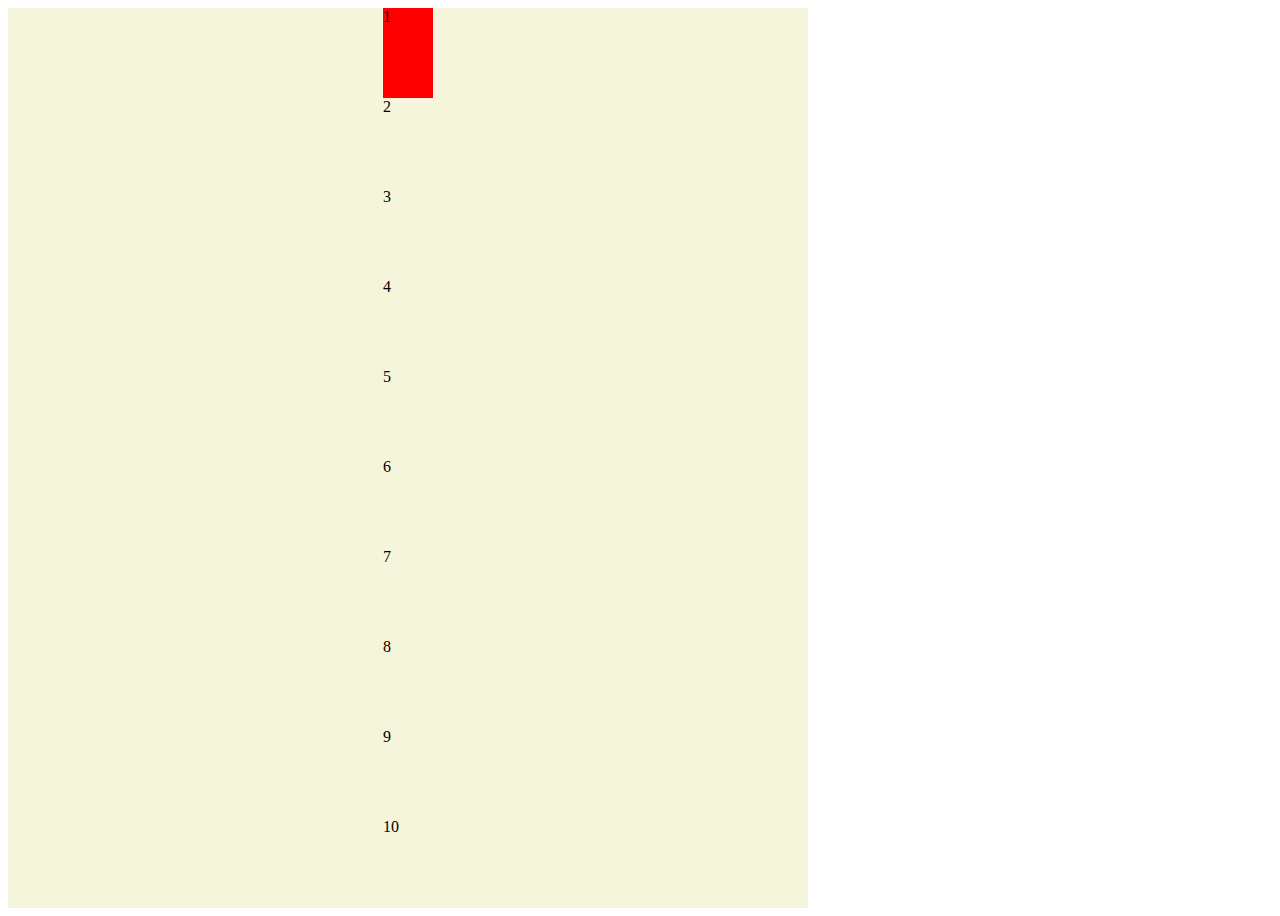
<file: flex_test.html>
<!DOCTYPE html>
<html lang="en">
<head>
    <meta charset="UTF-8">
    <meta http-equiv="X-UA-Compatible" content="IE=edge">
    <meta name="viewport" content="width=device-width, initial-scale=1.0">
    <title>Document</title>

    <link rel="stylesheet" href="style3.css"> 
</head>

<body>
    <div class="flex_container">
        <div class="flex flex1">1</div>
        <div class="flex flex2">2</div>
        <div class="flex flex3">3</div>
        <div class="flex flex4">4</div>
        <div class="flex flex5">5</div>
        <div class="flex flex6">6</div>
        <div class="flex flex7">7</div>
        <div class="flex flex8">8</div>
        <div class="flex flex9">9</div>
        <div class="flex flex10">10</div>
    </div>
</body>
</html>
</file>
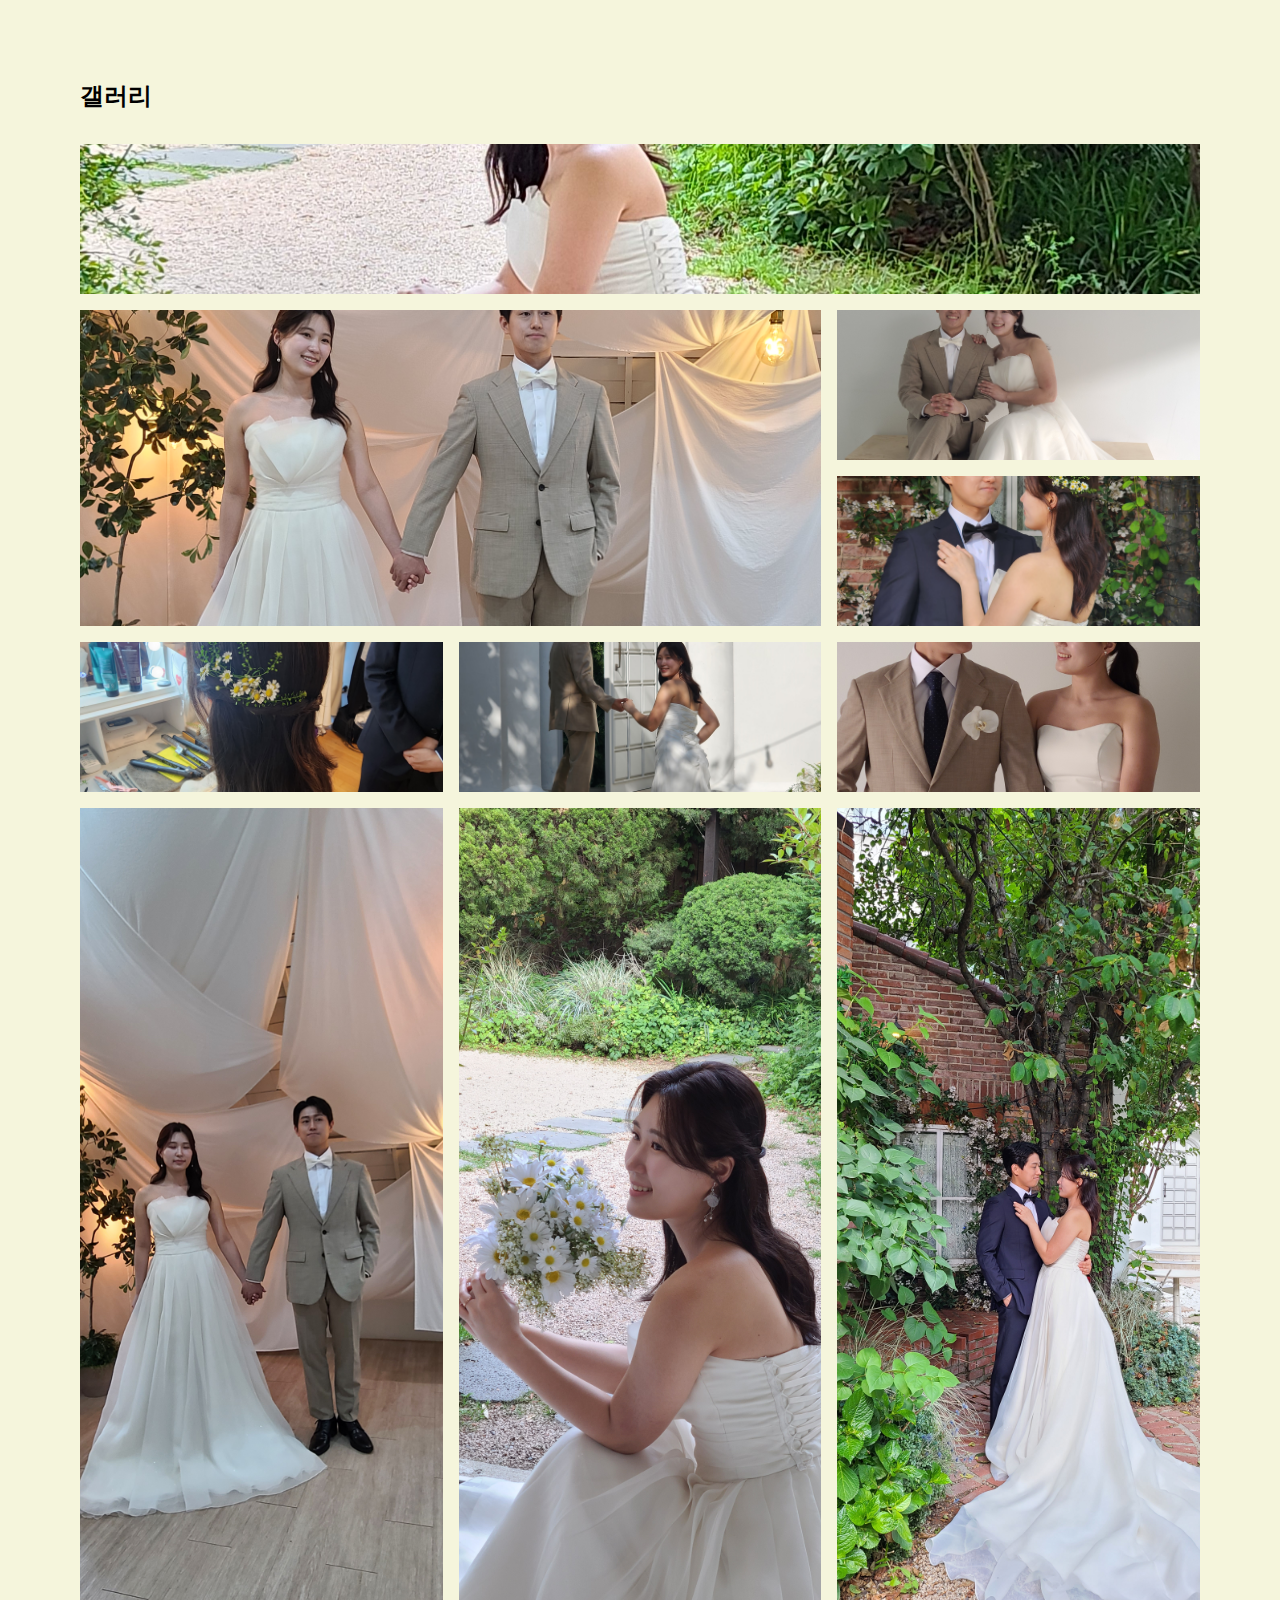
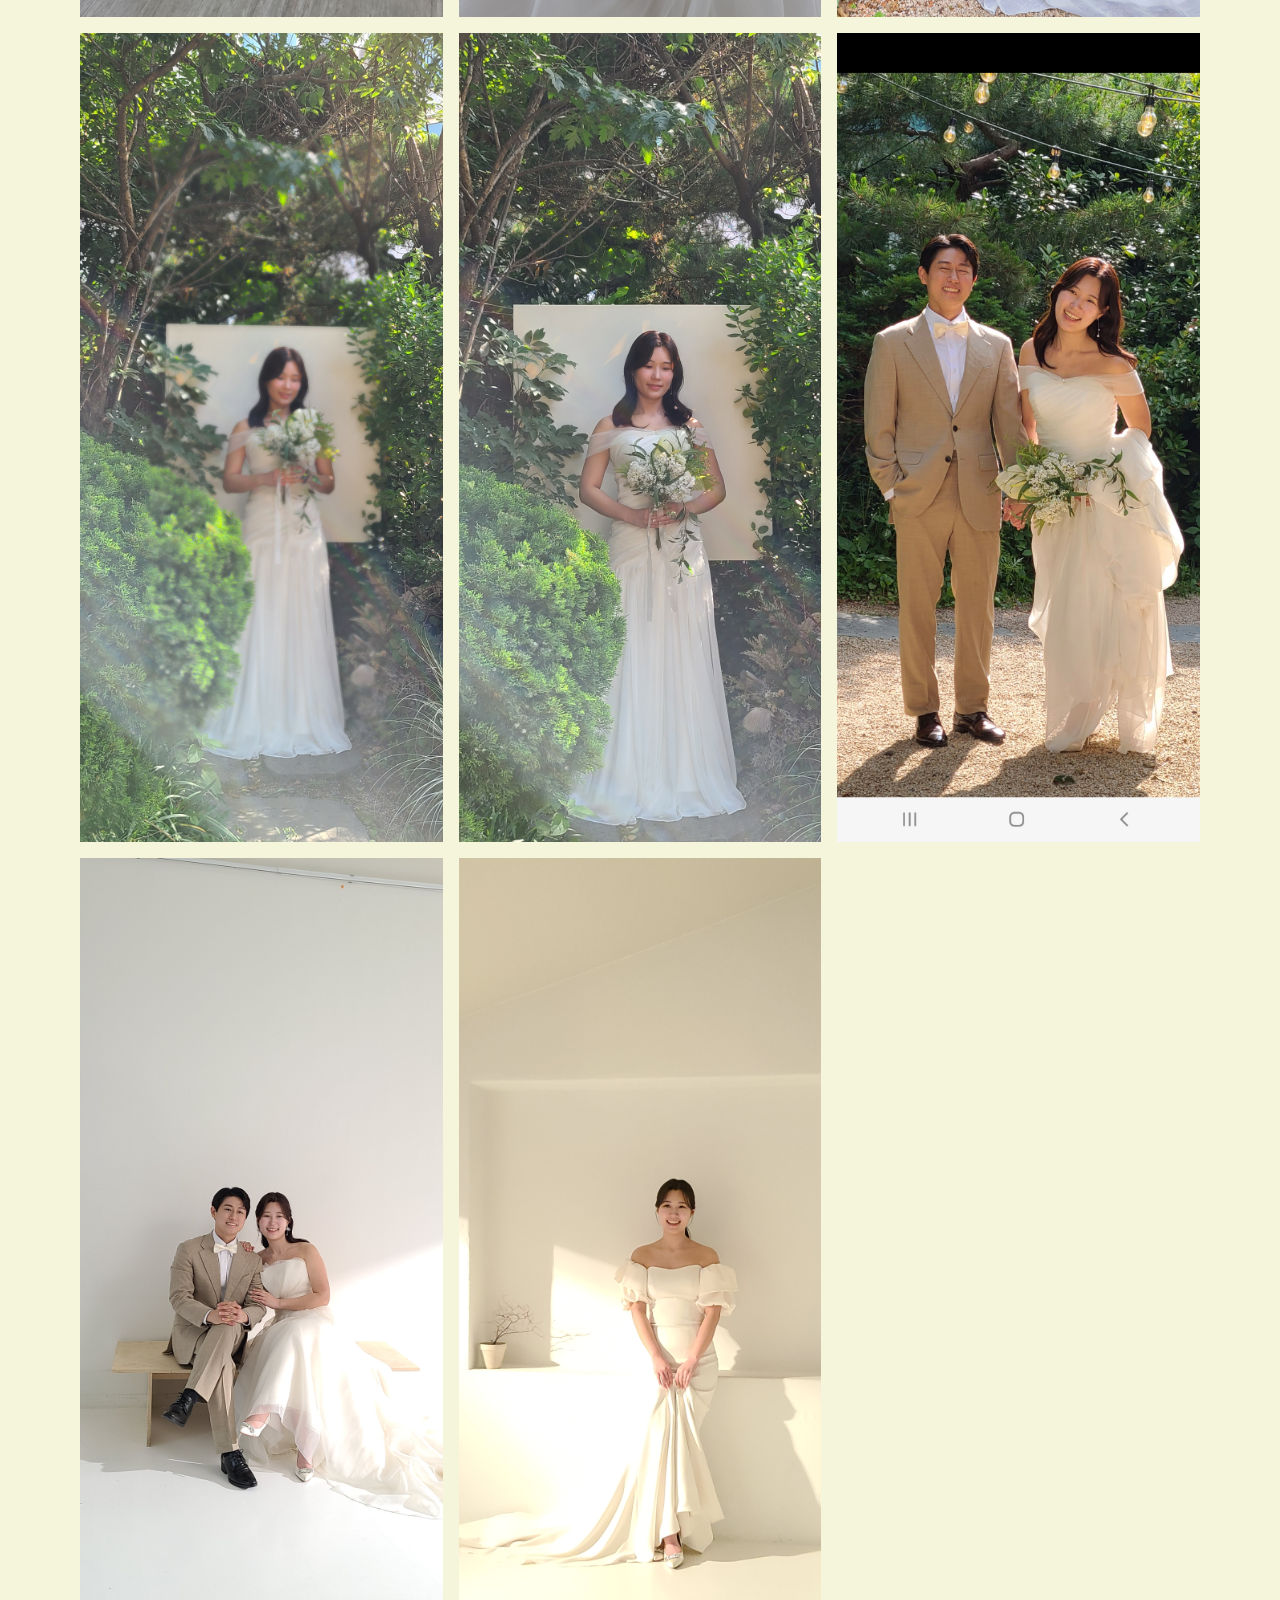
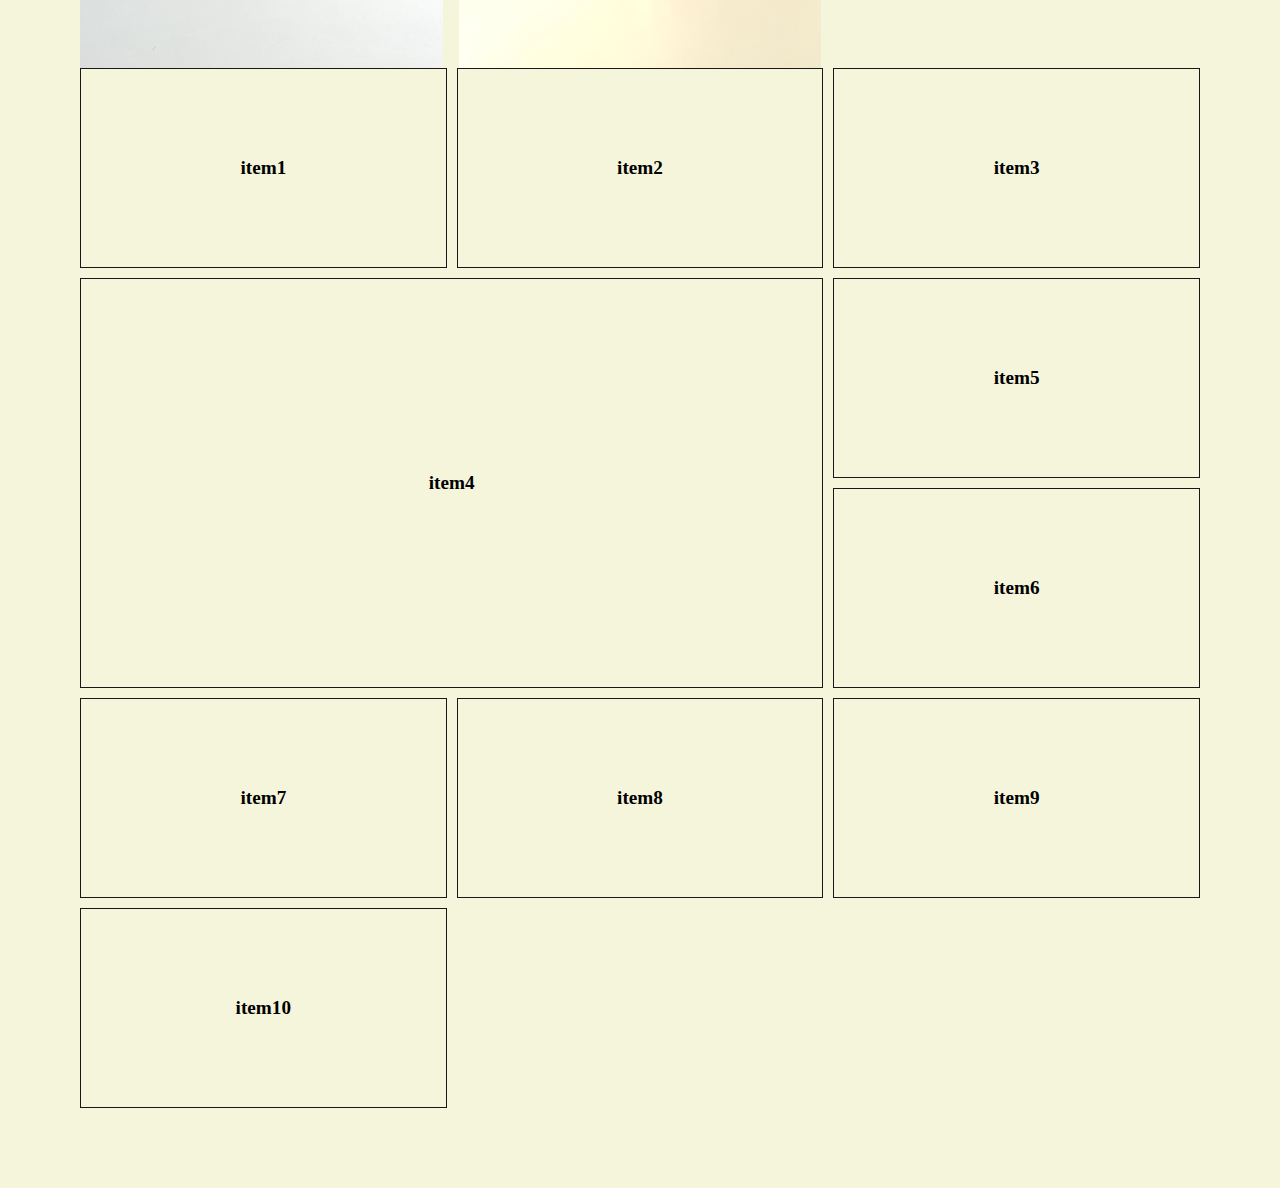
<file: grid_test.html>
<!DOCTYPE html>
<html lang="en">
<head>
    <meta charset="UTF-8">
    <meta http-equiv="X-UA-Compatible" content="IE=edge">
    <meta name="viewport" content="width=device-width, initial-scale=1.0">
    <title>Document</title>
    <link rel="stylesheet" href="style2.css">
</head>

<body>
    <div class="container">
        <h2 class="title">갤러리</h2>

        <div class="photo-gallery">
            <div class="photo img1"><img src="./IMG/1.jpg" alt=""></div>
            <div class="photo img2"><img src="./IMG/2.jpg" alt=""></div>
            <div class="photo img3"><img src="./IMG/3.jpg" alt=""></div>
            <div class="photo img4"><img src="./IMG/4.jpg" alt=""></div>
            <div class="photo img5"><img src="./IMG/5.jpg" alt=""></div>
            <div class="photo img6"><img src="./IMG/6.jpg" alt=""></div>
            <div class="photo img7"><img src="./IMG/7.jpg" alt=""></div>
            <div class="photo img8"><img src="./IMG/8.jpg" alt=""></div>
            <div class="photo img9"><img src="./IMG/9.jpg" alt=""></div>
            <div class="photo img10"><img src="./IMG/10.jpg" alt=""></div>
            <div class="photo img11"><img src="./IMG/11.jpg" alt=""></div>
            <div class="photo img12"><img src="./IMG/12.jpg" alt=""></div>
            <div class="photo img13"><img src="./IMG/13.jpg" alt=""></div>
            <div class="photo img14"><img src="./IMG/14.jpg" alt=""></div>
            <div class="photo img15"><img src="./IMG/15.jpg" alt=""></div>
        </div>
    </div>

    <div class="container">
        <div class="gallery">
            <div class="item color1">item1</div> <!--item1은 item, color1 이라는 두개의 클래스 가짐-->
            <div class="item color2">item2</div>
            <div class="item color3">item3</div>
            <div class="item item4 color4">item4</div>
            <div class="item color5">item5</div>
            <div class="item color1">item6</div>
            <div class="item color2">item7</div>
            <div class="item color3">item8</div>
            <div class="item color4">item9</div>
            <div class="item color5">item10</div>

        </div>
    </div>

</body>
</html>
</file>
<file: style3.css>
.flex_container{
    background-color: beige; 
    /* 컨테이너를 플렉스로 선언, default값은 row */
    display: flex;
    flex-direction: column;
    max-width: 800px; 
    height: 100vh;

    /* 플렉스 랩핑(wrap)? default는 nowrap. flex-wrap:wrap으로 설정하면
    화면을 꽉 채웠을떄 자동 줄바꿈 해줌 */
    flex-wrap: nowrap;
    /* 플렉스 wrap과 direction을 동시에 지정해주려면 flex-flow 사용 */
    /* flex-flow: column nowrap; */

    /* 아이템을 어떻게 배치할지?
    space-around 사용하면 박스를 둘러싸는 여백 추가됨*/
    justify-content: flex-start;
    /* 주축이 아닌 서브축을 기준으로 정렬하고 싶을땐 align-items */
    align-items: center;
    

}

.flex{
    width: 50px;
    height: 100px;
}


.flex1{
    background-color: red;   
}
</file>
<file: style2.css>
* {
    margin: 0;
    padding: 0;
  }
  
  body{
    padding: 5rem;
    background-color: beige ;
  }
  
  .gallery_container {
    width: 1fr;
    max-width: 500px; /*갤러리 container 최대 너비*/
    margin: auto;
    padding: 10px 0;
  }
  
  .title {
    margin-bottom: 2rem;
  }

  .photo-gallery {
    display: grid; /*부모 컨테이너에 너는 그리드야 라고 지정 */
    grid-template-columns: repeat(3,1fr); /*그리드 열의 개수와 사이즈 지정*/
    grid-template-rows: repeat(4,150px); /*그리드 행의 개수와 사이즈 지정*/
    grid-template-areas: 
    "a a a"
    "b b c"
    "b b d"
    "e f g"; /*파워풀하게 사용*/
    grid-gap: 1rem; /*그리드 셀 사이에 여백 추가*/
    object-fit: cover;
  }

  .img1{
    grid-area: a;
  }

  .img2{
    grid-area: b;
  }
  .img3{
    grid-area: c;
  }

  .photo{
    width: 100%;
    height:100%;
    object-fit: cover;
  }


  /*그리드 설정*/
  .gallery {
    display: grid; /*부모 컨테이너에 너는 그리드야 라고 지정 */
    grid-template-columns: repeat(3,1fr); /*그리드 열의 개수와 사이즈 지정*/
    grid-template-rows: repeat(5,200px); /*그리드 행의 개수와 사이즈 지정*/
    grid-template-areas: ; /*파워풀하게 사용*/
    grid-gap: 10px; /*그리드 셀 사이에 여백 추가*/
    object-fit: cover;
  }

  .item{
    display: flex;
    justify-content: center;
    align-items: center;
    border: 1px solid #181818;
    font-size: 1.2rem;
    font-weight: bold;
  }
  
/*클래스 지정 후 그리드 선 시작과 끝 정해서 영역지정*/
.item4{
  grid-column-start: 1; /* 해당 내용과 동일하게 'grid-column: 1/3' 사용 가능*/
  grid-column-end: 3; /*라인을 세기 귀찮다면 'grid-column:1/span2' 1번 그리드선으로부터 2개의 셀 영역 */
  grid-row-start: 2;
  grid-row-end: 4;
}

  /*
  .column {
    display: flex;
    flex-direction: column;
    gap: 20px;
  }*/
  
  .photo img {
    width: 100%;
    height: 100%;
    object-fit: cover; /*해당 object-fit 변경하니까 사진이 그리드셀에 채우짐*/
  }
  
  /* 미디어 쿼리 max-width 767px-모바일, max-width 1023px-태블릿, 이상은 데스크탑
  @media(max-width: 300px){
    .photo-gallery {
      flex-direction: column;
    }
  }
  */
</file>
